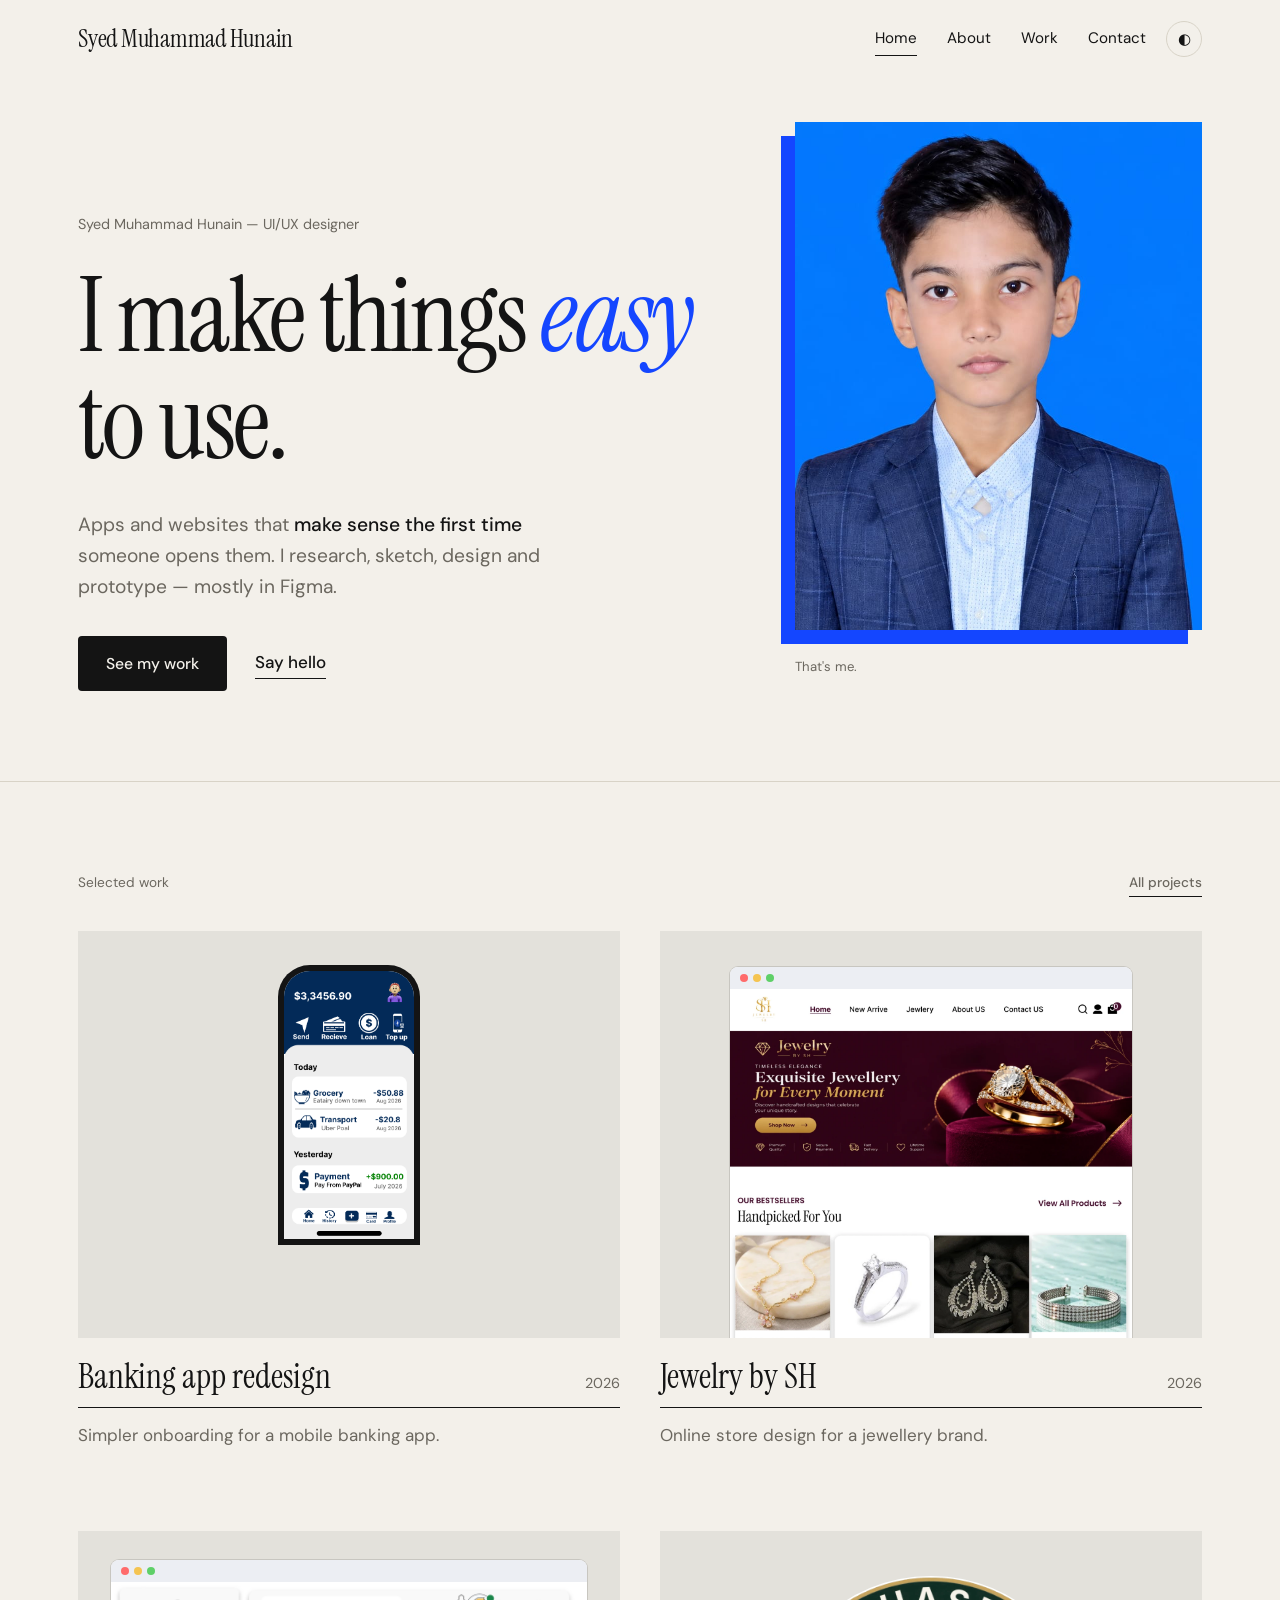
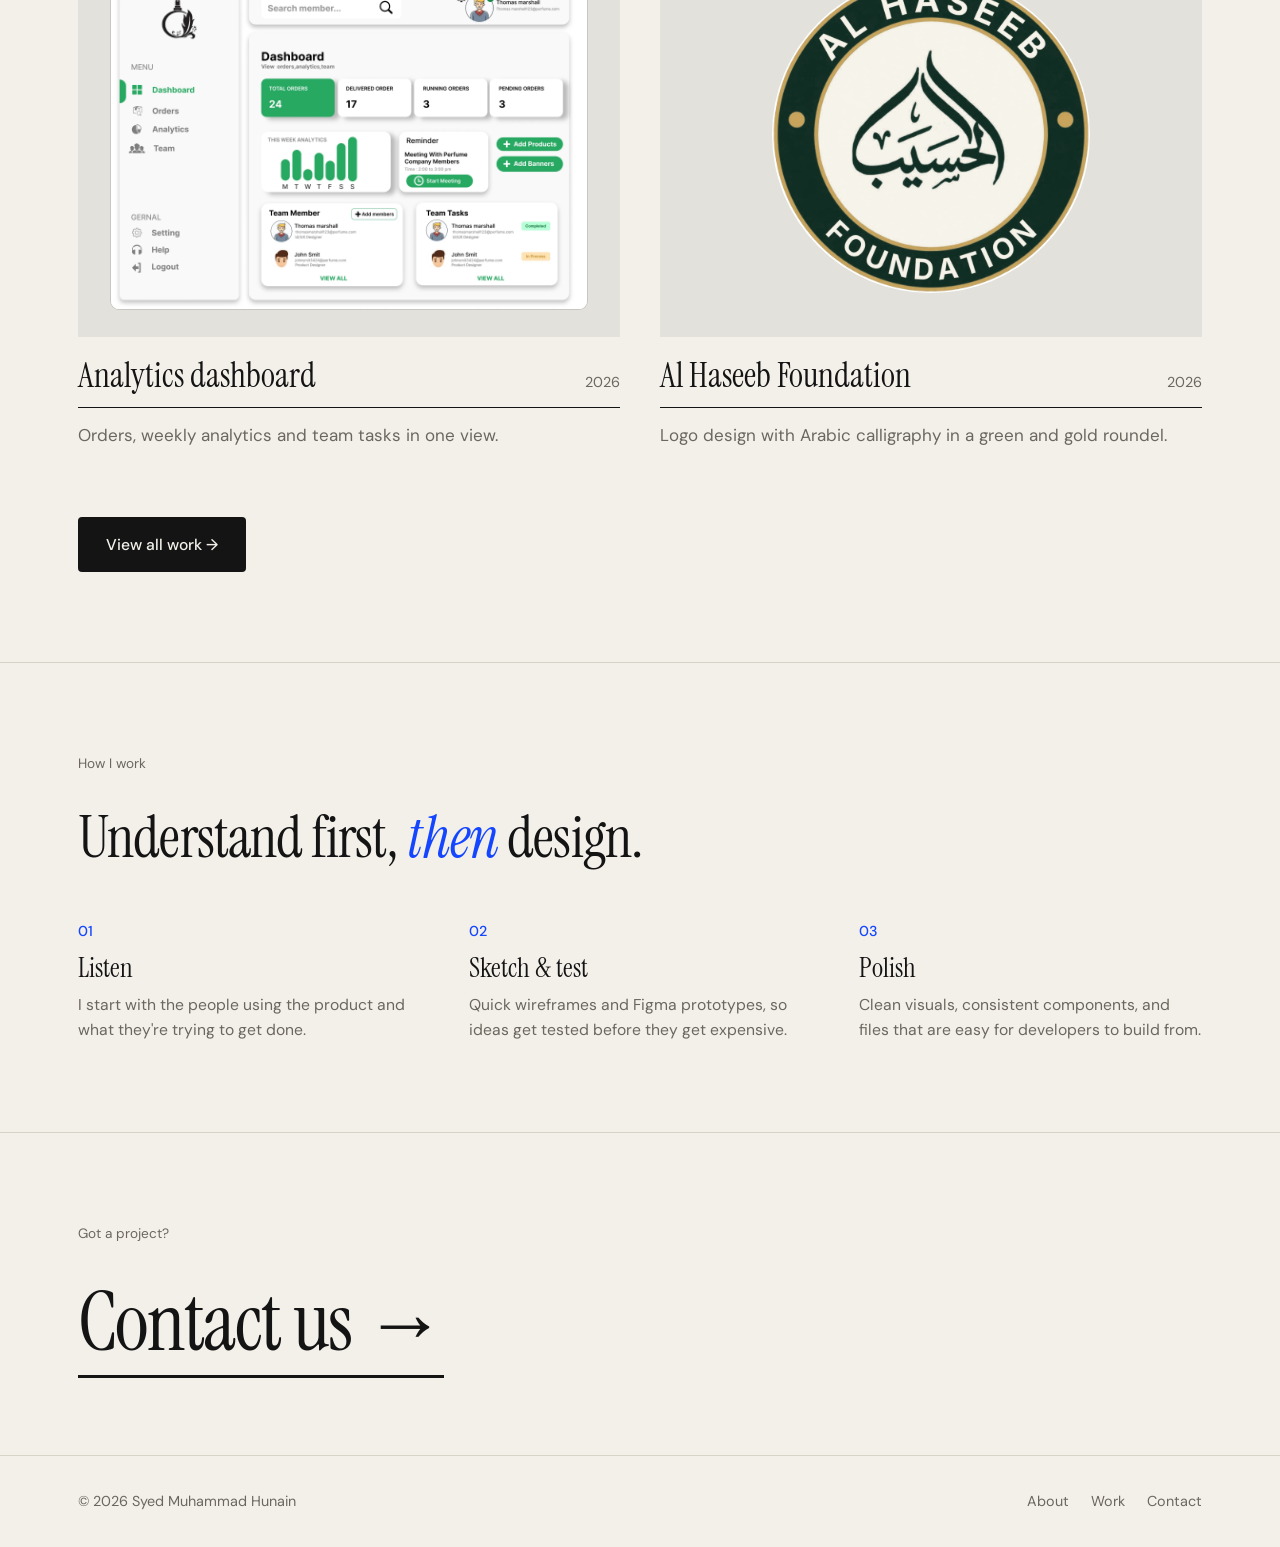
<file: index.html>
﻿<!doctype html>
<html lang="en">
<head>
  <meta charset="utf-8">
  <meta name="viewport" content="width=device-width, initial-scale=1">
  <title>Syed Muhammad Hunain — UI/UX Designer</title>
  <meta name="description" content="Syed Muhammad Hunain is a UI/UX designer making apps and websites that are easy to use.">
  <link rel="preconnect" href="https://fonts.googleapis.com">
  <link rel="preconnect" href="https://fonts.gstatic.com" crossorigin>
  <link href="https://fonts.googleapis.com/css2?family=DM+Sans:wght@400;500&family=Instrument+Serif:ital@0;1&display=swap" rel="stylesheet">
  <link rel="stylesheet" href="style.css">
</head>
<body>
  <header class="nav"><div class="wrap">
    <a class="logo" href="index.html">Syed Muhammad Hunain</a>
    <button class="menu-btn" aria-label="Toggle menu" aria-expanded="false">☰</button>
    <nav id="menu">
      <a href="index.html" class="active">Home</a>
      <a href="about.html">About</a>
      <a href="work.html">Work</a>
      <a href="contact.html">Contact</a>
    </nav>
    <button class="theme-btn" aria-label="Toggle dark mode">◐</button>
  </div></header>

  <main>
    <section class="hero">
      <div class="wrap">
        <div>
          <p class="kicker">Syed Muhammad Hunain — UI/UX designer</p>
          <h1>I make things <em>easy</em> to use.</h1>
          <p class="lead">Apps and websites that <strong>make sense the first time</strong> someone opens them. I research, sketch, design and prototype — mostly in Figma.</p>
          <div class="cta">
            <a class="btn" href="work.html">See my work</a>
            <a class="ulink" href="contact.html">Say hello</a>
          </div>
        </div>
        <figure class="photo">
          <img src="assets/profile.jpg" alt="Syed Muhammad Hunain" width="1572" height="1001">
          <figcaption>That's me.</figcaption>
        </figure>
      </div>
    </section>

    <section class="section">
      <div class="wrap">
        <div class="label"><span>Selected work</span><a class="ulink" href="work.html">All projects</a></div>
        <div class="tiles">
          <a class="tile" href="work.html" aria-label="See Banking app redesign on the Work page">
            <div class="art shot" style="--c:color-mix(in srgb,var(--ink) 7%,var(--bg))">
              <img src="assets/banking-app.png" alt="Banking app home screen" width="393" height="808">
            </div>
            <div class="info-row"><h3>Banking app redesign</h3><span>2026</span></div>
            <p class="desc">Simpler onboarding for a mobile banking app.</p>
          </a>
          <a class="tile" href="work.html" aria-label="See Jewelry by SH on the Work page">
            <div class="art web" style="--c:color-mix(in srgb,var(--ink) 7%,var(--bg))">
              <div class="frame"><span></span><img src="assets/online-store.webp" alt="Jewelry by SH online store homepage" width="1308" height="2000" loading="lazy"></div>
            </div>
            <div class="info-row"><h3>Jewelry by SH</h3><span>2026</span></div>
            <p class="desc">Online store design for a jewellery brand.</p>
          </a>
          <a class="tile" href="work.html" aria-label="See Analytics dashboard on the Work page">
            <div class="art web" style="--c:color-mix(in srgb,var(--ink) 7%,var(--bg))">
              <div class="frame wide"><span></span><img src="assets/dashboard.webp" alt="Admin analytics dashboard" width="2000" height="1370" loading="lazy"></div>
            </div>
            <div class="info-row"><h3>Analytics dashboard</h3><span>2026</span></div>
            <p class="desc">Orders, weekly analytics and team tasks in one view.</p>
          </a>
          <a class="tile" href="work.html" aria-label="See Al Haseeb Foundation on the Work page">
            <div class="art logo-art" style="--c:color-mix(in srgb,var(--ink) 7%,var(--bg))">
              <img src="assets/al-haseeb-logo.jpg" alt="Al Haseeb Foundation logo" width="1600" height="1600" loading="lazy">
            </div>
            <div class="info-row"><h3>Al Haseeb Foundation</h3><span>2026</span></div>
            <p class="desc">Logo design with Arabic calligraphy in a green and gold roundel.</p>
          </a>
        </div>
        <p style="margin-top:50px"><a class="btn" href="work.html">View all work →</a></p>
      </div>
    </section>

    <section class="section">
      <div class="wrap">
        <div class="label"><span>How I work</span></div>
        <h2>Understand first, <em>then</em> design.</h2>
        <div class="cols">
          <div><span class="n">01</span><h3>Listen</h3><p>I start with the people using the product and what they're trying to get done.</p></div>
          <div><span class="n">02</span><h3>Sketch &amp; test</h3><p>Quick wireframes and Figma prototypes, so ideas get tested before they get expensive.</p></div>
          <div><span class="n">03</span><h3>Polish</h3><p>Clean visuals, consistent components, and files that are easy for developers to build from.</p></div>
        </div>
      </div>
    </section>

    <section class="section">
      <div class="wrap">
        <div class="label"><span>Got a project?</span></div>
        <p class="big"><a href="contact.html">Contact us →</a></p>
      </div>
    </section>
  </main>

  <footer><div class="wrap">
    <span>© <span class="year"></span> Syed Muhammad Hunain</span>
    <div class="links"><a href="about.html">About</a><a href="work.html">Work</a><a href="contact.html">Contact</a></div>
  </div></footer>
  <script src="script.js"></script>
</body>
</html>
</file>
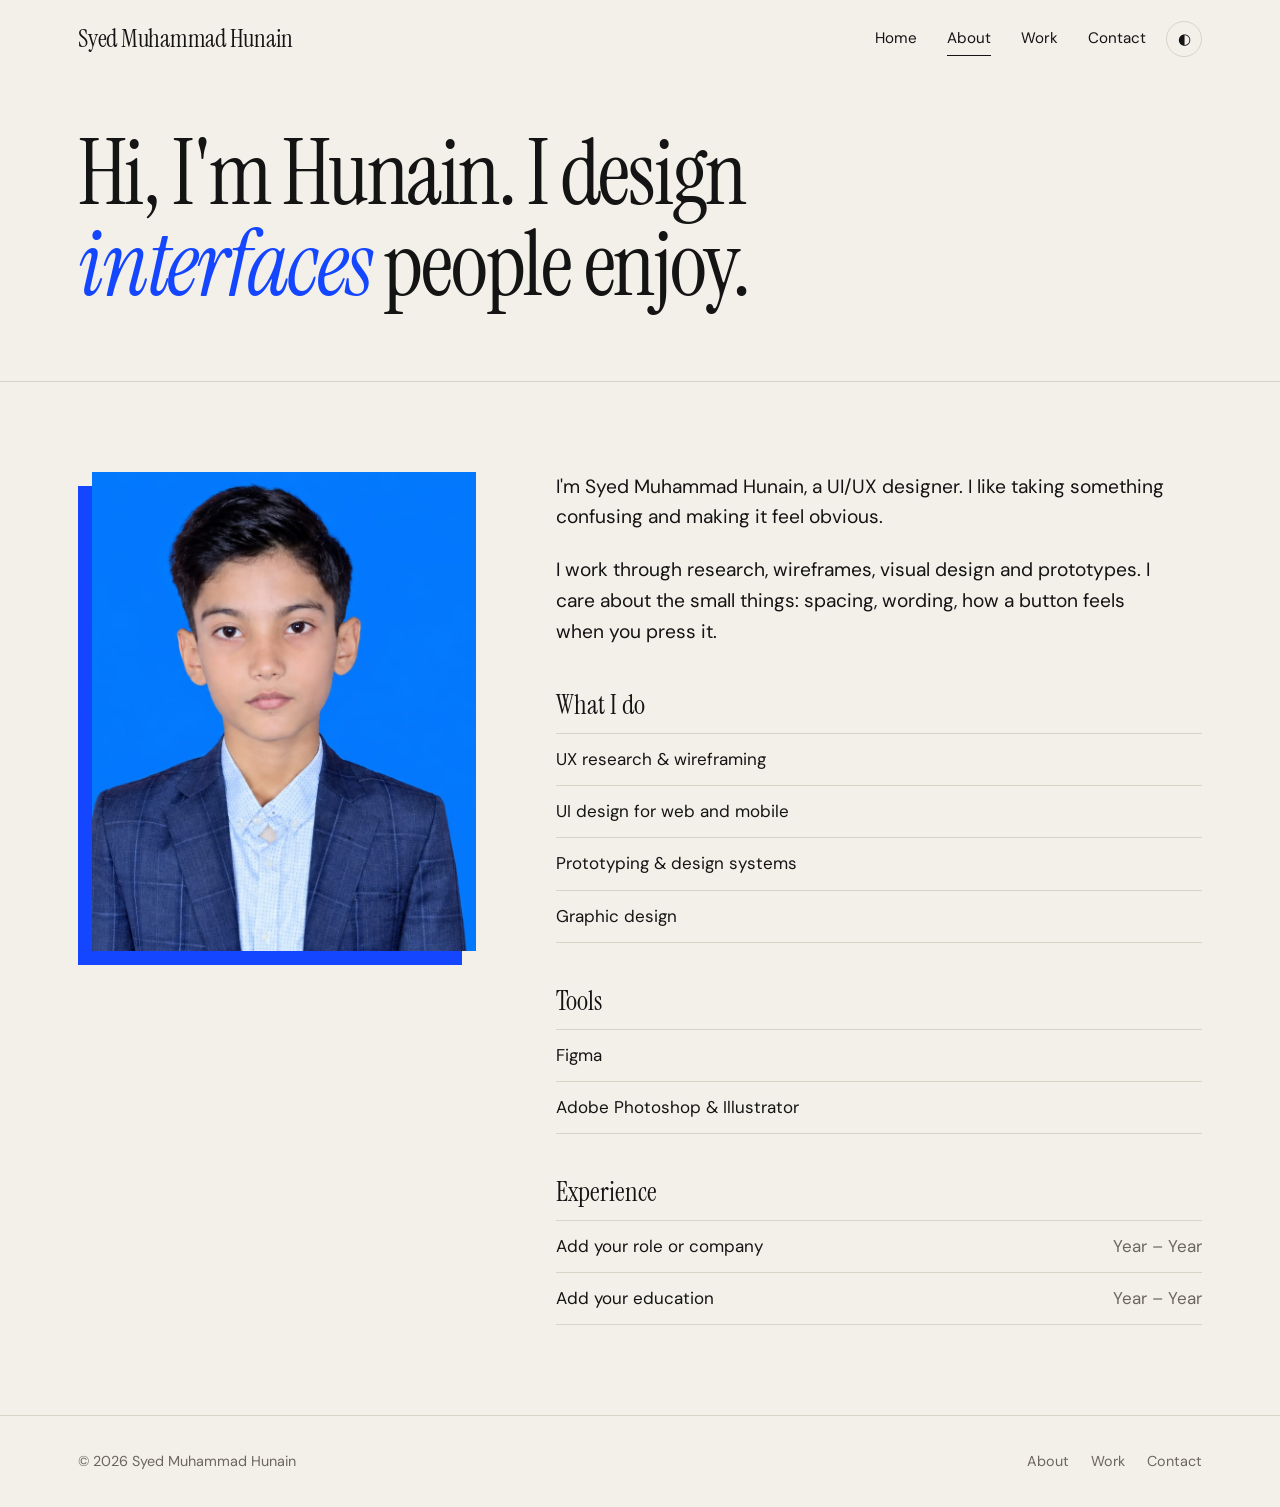
<file: about.html>
<!doctype html>
<html lang="en">
<head>
  <meta charset="utf-8">
  <meta name="viewport" content="width=device-width, initial-scale=1">
  <title>About — Syed Muhammad Hunain</title>
  <meta name="description" content="About Syed Muhammad Hunain, a UI/UX designer.">
  <link rel="preconnect" href="https://fonts.googleapis.com">
  <link rel="preconnect" href="https://fonts.gstatic.com" crossorigin>
  <link href="https://fonts.googleapis.com/css2?family=DM+Sans:wght@400;500&family=Instrument+Serif:ital@0;1&display=swap" rel="stylesheet">
  <link rel="stylesheet" href="style.css">
</head>
<body>
  <header class="nav"><div class="wrap">
    <a class="logo" href="index.html">Syed Muhammad Hunain</a>
    <button class="menu-btn" aria-label="Toggle menu" aria-expanded="false">☰</button>
    <nav id="menu">
      <a href="index.html">Home</a>
      <a href="about.html" class="active">About</a>
      <a href="work.html">Work</a>
      <a href="contact.html">Contact</a>
    </nav>
    <button class="theme-btn" aria-label="Toggle dark mode">◐</button>
  </div></header>

  <main>
    <section class="page-head"><div class="wrap">
      <h1>Hi, I'm Hunain. I design <em>interfaces</em> people enjoy.</h1>
    </div></section>

    <section class="section"><div class="wrap about-grid">
      <figure class="photo">
        <img src="assets/profile.jpg" alt="Syed Muhammad Hunain" width="1572" height="1001">
      </figure>
      <div class="about-text">
        <p>I'm Syed Muhammad Hunain, a UI/UX designer. I like taking something confusing and making it feel obvious.</p>
        <p>I work through research, wireframes, visual design and prototypes. I care about the small things: spacing, wording, how a button feels when you press it.</p>

        <h3>What I do</h3>
        <ul class="list">
          <li>UX research &amp; wireframing</li>
          <li>UI design for web and mobile</li>
          <li>Prototyping &amp; design systems</li>
          <li>Graphic design</li>
        </ul>

        <h3>Tools</h3>
        <ul class="list">
          <li>Figma</li>
          <li>Adobe Photoshop &amp; Illustrator</li>
        </ul>

        <h3>Experience</h3>
        <ul class="list">
          <li>Add your role or company <span>Year – Year</span></li>
          <li>Add your education <span>Year – Year</span></li>
        </ul>
      </div>
    </div></section>
  </main>

  <footer><div class="wrap">
    <span>© <span class="year"></span> Syed Muhammad Hunain</span>
    <div class="links"><a href="about.html">About</a><a href="work.html">Work</a><a href="contact.html">Contact</a></div>
  </div></footer>
  <script src="script.js"></script>
</body>
</html>
</file>
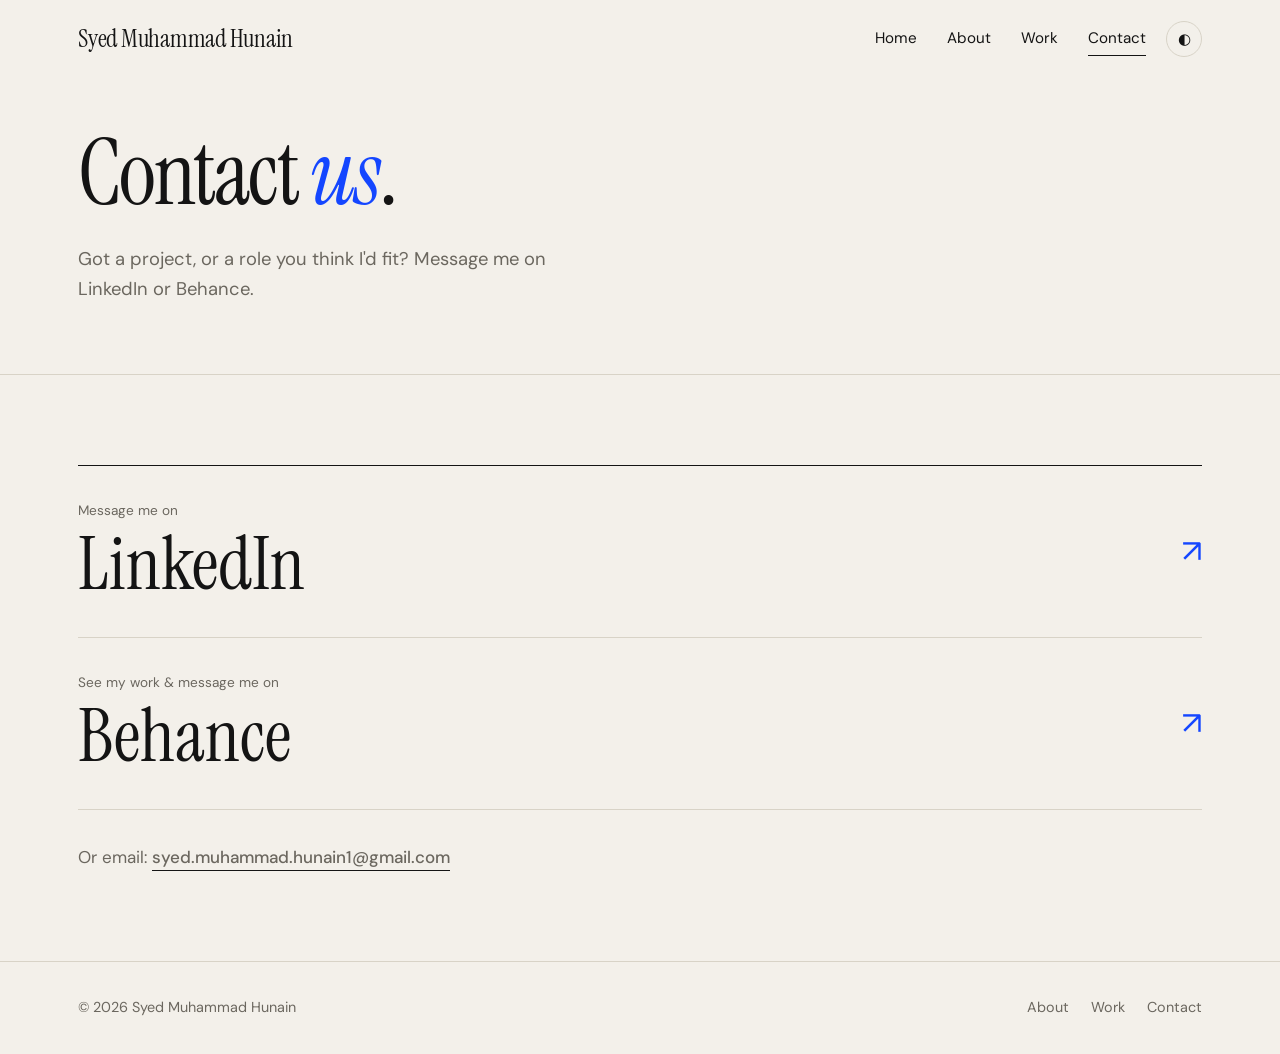
<file: contact.html>
﻿<!doctype html>
<html lang="en">
<head>
  <meta charset="utf-8">
  <meta name="viewport" content="width=device-width, initial-scale=1">
  <title>Contact — Syed Muhammad Hunain</title>
  <meta name="description" content="Get in touch with Syed Muhammad Hunain.">
  <link rel="preconnect" href="https://fonts.googleapis.com">
  <link rel="preconnect" href="https://fonts.gstatic.com" crossorigin>
  <link href="https://fonts.googleapis.com/css2?family=DM+Sans:wght@400;500&family=Instrument+Serif:ital@0;1&display=swap" rel="stylesheet">
  <link rel="stylesheet" href="style.css">
</head>
<body>
  <header class="nav"><div class="wrap">
    <a class="logo" href="index.html">Syed Muhammad Hunain</a>
    <button class="menu-btn" aria-label="Toggle menu" aria-expanded="false">☰</button>
    <nav id="menu">
      <a href="index.html">Home</a>
      <a href="about.html">About</a>
      <a href="work.html">Work</a>
      <a href="contact.html" class="active">Contact</a>
    </nav>
    <button class="theme-btn" aria-label="Toggle dark mode">◐</button>
  </div></header>

  <main>
    <section class="page-head"><div class="wrap">
      <h1>Contact <em>us</em>.</h1>
      <p>Got a project, or a role you think I'd fit? Message me on LinkedIn or Behance.</p>
    </div></section>

    <section class="section"><div class="wrap">
      <div class="socials">
        <a class="social" href="https://www.linkedin.com/thesyedhuna13d/" target="_blank" rel="noopener noreferrer"><small>Message me on</small><span>LinkedIn</span><i>↗</i></a>
        <a class="social" href="https://www.behance.net/thesyedhuna13d" target="_blank" rel="noopener noreferrer"><small>See my work &amp; message me on</small><span>Behance</span><i>↗</i></a>
      </div>
      <p class="mail-line">Or email: <a class="ulink" href="mailto:syed.muhammad.hunain1@gmail.com">syed.muhammad.hunain1@gmail.com</a></p>
    </div></section>
  </main>

  <footer><div class="wrap">
    <span>© <span class="year"></span> Syed Muhammad Hunain</span>
    <div class="links"><a href="about.html">About</a><a href="work.html">Work</a><a href="contact.html">Contact</a></div>
  </div></footer>
  <script src="script.js"></script>
</body>
</html>
</file>
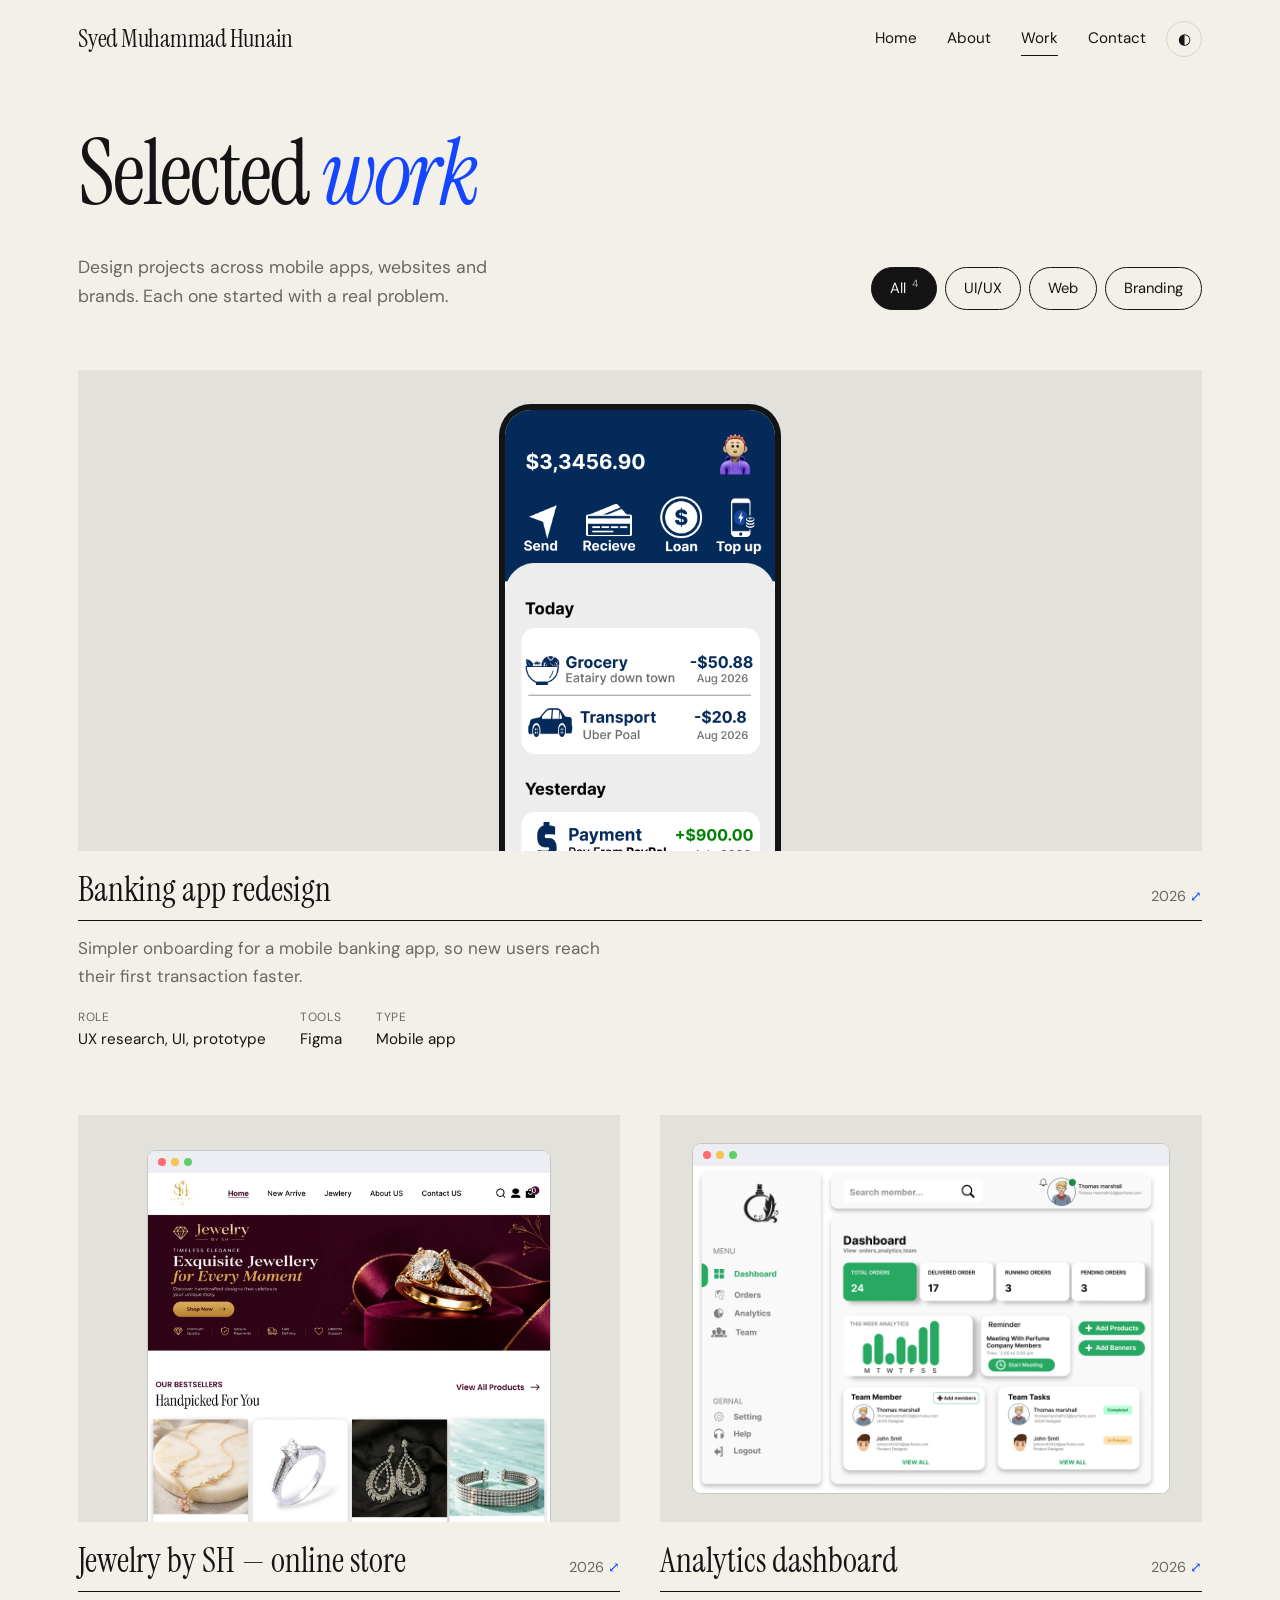
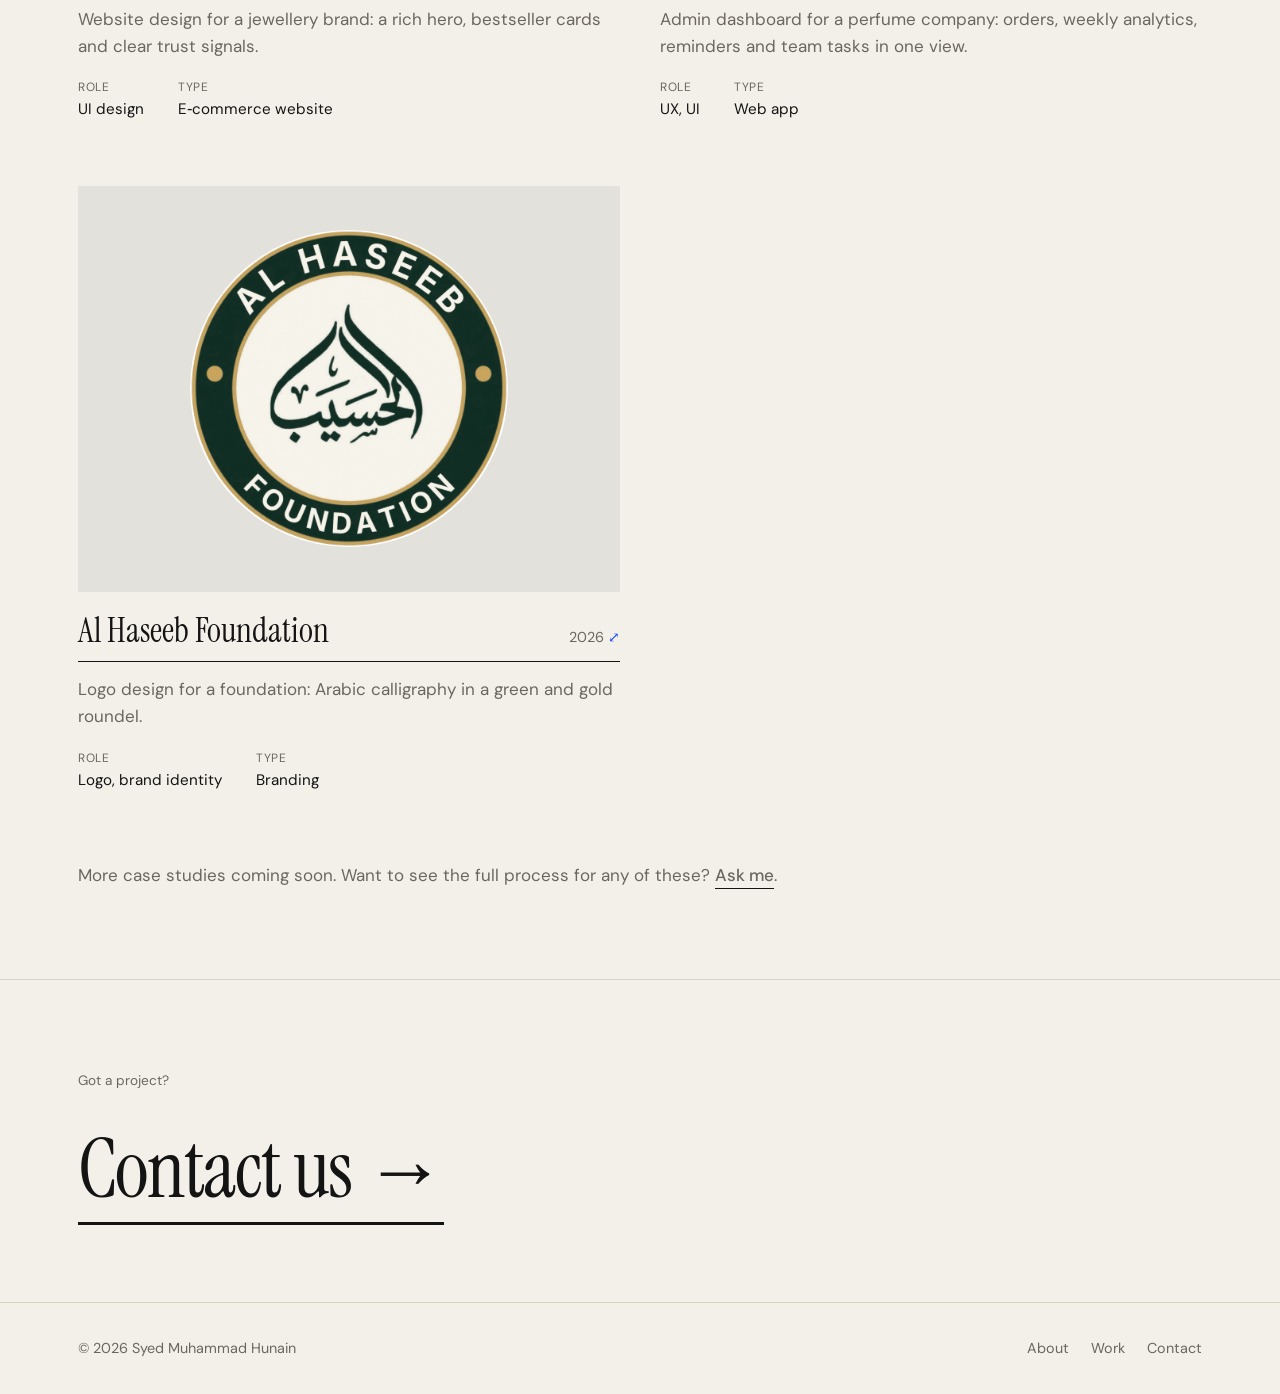
<file: work.html>
﻿<!doctype html>
<html lang="en">
<head>
  <meta charset="utf-8">
  <meta name="viewport" content="width=device-width, initial-scale=1">
  <title>Work — Syed Muhammad Hunain</title>
  <meta name="description" content="UI/UX and graphic design projects by Syed Muhammad Hunain.">
  <link rel="preconnect" href="https://fonts.googleapis.com">
  <link rel="preconnect" href="https://fonts.gstatic.com" crossorigin>
  <link href="https://fonts.googleapis.com/css2?family=DM+Sans:wght@400;500&family=Instrument+Serif:ital@0;1&display=swap" rel="stylesheet">
  <link rel="stylesheet" href="style.css">
</head>
<body>
  <header class="nav"><div class="wrap">
    <a class="logo" href="index.html">Syed Muhammad Hunain</a>
    <button class="menu-btn" aria-label="Toggle menu" aria-expanded="false">☰</button>
    <nav id="menu">
      <a href="index.html">Home</a>
      <a href="about.html">About</a>
      <a href="work.html" class="active">Work</a>
      <a href="contact.html">Contact</a>
    </nav>
    <button class="theme-btn" aria-label="Toggle dark mode">◐</button>
  </div></header>

  <main>
    <section class="page-head work-head"><div class="wrap">
      <h1>Selected <em>work</em></h1>
      <div class="work-meta">
        <p>Design projects across mobile apps, websites and brands. Each one started with a real problem.</p>
        <div class="filters" role="tablist" aria-label="Filter projects">
          <button class="on" data-f="all">All <sup id="count-all">4</sup></button>
          <button data-f="uiux">UI/UX</button>
          <button data-f="web">Web</button>
          <button data-f="brand">Branding</button>
        </div>
      </div>
    </div></section>

    <section class="work-list"><div class="wrap">
      <div class="tiles">

        <a class="tile feature" data-cat="uiux" href="assets/banking-app.png" data-full="assets/banking-app.png" data-title="Banking app redesign" aria-label="Open Banking app redesign full image">
          <div class="art shot" style="--c:color-mix(in srgb,var(--ink) 7%,var(--bg))">
            <img src="assets/banking-app.png" alt="Banking app home screen showing balance, quick actions and recent transactions" width="393" height="808">
          </div>
          <div class="info-row"><h3>Banking app redesign</h3><span>2026</span></div>
          <p class="desc">Simpler onboarding for a mobile banking app, so new users reach their first transaction faster.</p>
          <dl class="facts"><div><dt>Role</dt><dd>UX research, UI, prototype</dd></div><div><dt>Tools</dt><dd>Figma</dd></div><div><dt>Type</dt><dd>Mobile app</dd></div></dl>
        </a>

        <a class="tile" data-cat="web uiux" href="assets/online-store.webp" data-full="assets/online-store.webp" data-title="Jewelry by SH — online store" aria-label="Open Jewelry by SH full design">
          <div class="art web" style="--c:color-mix(in srgb,var(--ink) 7%,var(--bg))">
            <div class="frame">
              <span></span>
              <img src="assets/online-store.webp" alt="Jewelry by SH online store homepage with hero banner, bestsellers and footer" width="1308" height="2000" loading="lazy">
            </div>
          </div>
          <div class="info-row"><h3>Jewelry by SH — online store</h3><span>2026</span></div>
          <p class="desc">Website design for a jewellery brand: a rich hero, bestseller cards and clear trust signals.</p>
          <dl class="facts"><div><dt>Role</dt><dd>UI design</dd></div><div><dt>Type</dt><dd>E‑commerce website</dd></div></dl>
        </a>

        <a class="tile" data-cat="uiux web" href="assets/dashboard.webp" data-full="assets/dashboard.webp" data-title="Analytics dashboard" aria-label="Open Analytics dashboard full image">
          <div class="art web" style="--c:color-mix(in srgb,var(--ink) 7%,var(--bg))">
            <div class="frame wide">
              <span></span>
              <img src="assets/dashboard.webp" alt="Admin dashboard with order stats, weekly analytics chart, reminders, team members and tasks" width="2000" height="1370" loading="lazy">
            </div>
          </div>
          <div class="info-row"><h3>Analytics dashboard</h3><span>2026</span></div>
          <p class="desc">Admin dashboard for a perfume company: orders, weekly analytics, reminders and team tasks in one view.</p>
          <dl class="facts"><div><dt>Role</dt><dd>UX, UI</dd></div><div><dt>Type</dt><dd>Web app</dd></div></dl>
        </a>

        <a class="tile" data-cat="brand" href="assets/al-haseeb-logo.jpg" data-full="assets/al-haseeb-logo.jpg" data-fit="1" data-title="Al Haseeb Foundation — logo" aria-label="Open Al Haseeb Foundation logo full image">
          <div class="art logo-art" style="--c:color-mix(in srgb,var(--ink) 7%,var(--bg))">
            <img src="assets/al-haseeb-logo.jpg" alt="Al Haseeb Foundation logo: green and gold roundel with Arabic calligraphy" width="1600" height="1600" loading="lazy">
          </div>
          <div class="info-row"><h3>Al Haseeb Foundation</h3><span>2026</span></div>
          <p class="desc">Logo design for a foundation: Arabic calligraphy in a green and gold roundel.</p>
          <dl class="facts"><div><dt>Role</dt><dd>Logo, brand identity</dd></div><div><dt>Type</dt><dd>Branding</dd></div></dl>
        </a>

      </div>
      <p class="empty" hidden>No projects in this category yet.</p>
      <p class="note">More case studies coming soon. Want to see the full process for any of these? <a class="ulink" href="contact.html">Ask me</a>.</p>
    </div></section>

    <section class="section"><div class="wrap">
      <div class="label"><span>Got a project?</span></div>
      <p class="big"><a href="contact.html">Contact us →</a></p>
    </div></section>
  </main>

  <footer><div class="wrap">
    <span>© <span class="year"></span> Syed Muhammad Hunain</span>
    <div class="links"><a href="about.html">About</a><a href="work.html">Work</a><a href="contact.html">Contact</a></div>
  </div></footer>
  <script src="script.js"></script>
</body>
</html>
</file>
<file: style.css>
﻿:root{
  --bg:#f3f0ea; --ink:#141414; --muted:#6b675f; --line:#d8d3c7; --accent:#1446ff; --on-accent:#fff;
}
[data-theme="dark"]{
  --bg:#121212; --ink:#f1eee8; --muted:#a09b90; --line:#2c2a26; --accent:#7b97ff; --on-accent:#0b0b0b;
}
*{box-sizing:border-box;margin:0;padding:0}
html{scroll-behavior:smooth}
body{font-family:"DM Sans",system-ui,sans-serif;background:var(--bg);color:var(--ink);line-height:1.6;font-size:17px;transition:background .25s,color .25s}
h1,h2,h3,.logo{font-family:"Instrument Serif",Georgia,serif;font-weight:400;line-height:1.02}
a{color:inherit;text-decoration:none}
img{display:block;max-width:100%}
.wrap{max-width:1180px;margin:0 auto;padding:0 28px}
em{font-style:italic;color:var(--accent)}

/* Header */
.nav .wrap{display:flex;align-items:center;gap:20px;height:78px}
.logo{font-size:1.55rem;letter-spacing:-.01em}
nav{display:flex;align-items:center;gap:30px;margin-left:auto}
nav a{font-size:.95rem;padding:4px 0;border-bottom:1.5px solid transparent}
nav a:hover,nav a.active{border-color:var(--ink)}
.theme-btn,.menu-btn{background:none;border:1px solid var(--line);color:var(--ink);width:36px;height:36px;border-radius:50%;cursor:pointer;font-size:.95rem;flex:none}
.menu-btn{display:none}

/* Hero */
.hero{padding:44px 0 90px}
.hero .wrap{display:grid;grid-template-columns:minmax(0,1.5fr) minmax(0,1fr);gap:72px;align-items:end}
.kicker{font-size:.9rem;color:var(--muted);margin-bottom:26px}
h1{font-size:clamp(3.2rem,8.2vw,7rem);letter-spacing:-.025em}
.lead{font-size:1.2rem;max-width:480px;margin:34px 0 34px;color:var(--muted)}
.lead strong{color:var(--ink);font-weight:500}
.cta{display:flex;gap:28px;align-items:center;flex-wrap:wrap}
.btn{display:inline-block;background:var(--ink);color:var(--bg);padding:15px 28px;border-radius:4px;font-weight:500;font-size:.98rem;border:0;cursor:pointer;font-family:inherit;transition:background .2s}
.btn:hover{background:var(--accent);color:var(--on-accent)}
.ulink{border-bottom:1.5px solid var(--ink);padding-bottom:2px;font-weight:500}
.ulink:hover{color:var(--accent);border-color:var(--accent)}

.photo{position:relative;margin:0 0 14px 14px}
.photo::before{content:"";position:absolute;left:-14px;top:14px;width:100%;aspect-ratio:4/5;background:var(--accent);z-index:0}
.photo img{position:relative;z-index:1;width:100%;height:auto;aspect-ratio:4/5;object-fit:cover;object-position:50% 15%}
.photo figcaption{position:relative;z-index:1;font-size:.82rem;color:var(--muted);margin-top:26px}

/* Sections */
.section{padding:90px 0;border-top:1px solid var(--line)}
.label{font-size:.85rem;color:var(--muted);margin-bottom:34px;display:flex;justify-content:space-between;gap:20px}
h2{font-size:clamp(2.2rem,4.6vw,3.6rem);letter-spacing:-.015em}

/* Work list */
.rows{border-top:1px solid var(--ink)}
.row{display:grid;grid-template-columns:70px 1.4fr 1.4fr 90px;gap:24px;align-items:baseline;padding:30px 0;border-bottom:1px solid var(--line);transition:padding .25s,background .25s}
.row:hover{padding-left:14px;background:color-mix(in srgb,var(--accent) 7%,transparent)}
.row .n{color:var(--muted);font-size:.9rem}
.row h3{font-size:2rem}
.row p{color:var(--muted);font-size:.98rem}
.row .y{text-align:right;color:var(--muted);font-size:.9rem}

/* How I work */
.cols{display:grid;grid-template-columns:repeat(3,minmax(0,1fr));gap:48px;margin-top:50px}
.cols h3{font-size:1.7rem;margin:10px 0 10px}
.cols p{color:var(--muted);font-size:.98rem}
.cols .n{color:var(--accent);font-size:.9rem;font-weight:500}

/* Big contact line */
.big{font-family:"Instrument Serif",serif;font-size:clamp(2rem,6.4vw,5.4rem);line-height:1.05;letter-spacing:-.02em;word-break:break-word}
.big a{border-bottom:3px solid var(--ink)}
.big a:hover{color:var(--accent);border-color:var(--accent)}

/* Inner pages */
.page-head{padding:50px 0 70px}
.page-head h1{font-size:clamp(3rem,7vw,5.8rem);max-width:900px}
.page-head p{max-width:520px;margin-top:26px;color:var(--muted);font-size:1.15rem}

.about-grid{display:grid;grid-template-columns:minmax(0,.8fr) minmax(0,1.3fr);gap:80px;align-items:start}
.about-text p{font-size:1.2rem;margin-bottom:22px;max-width:620px}
.about-text h3{font-size:1.7rem;margin:44px 0 14px}
.list{list-style:none;border-top:1px solid var(--line)}
.list li{padding:12px 0;border-bottom:1px solid var(--line);display:flex;justify-content:space-between;gap:16px}
.list li span{color:var(--muted)}

.contact-grid{display:grid;grid-template-columns:minmax(0,1fr) minmax(0,1.2fr);gap:80px}
.info a{display:block;padding:18px 0;border-bottom:1px solid var(--line)}
.info a:first-child{border-top:1px solid var(--ink)}
.info small{display:block;color:var(--muted);font-size:.8rem}
.info a:hover{color:var(--accent)}
form{display:grid;gap:26px}
label{font-size:.88rem;color:var(--muted);display:grid;gap:4px}
input,textarea{font:inherit;font-size:1.05rem;color:var(--ink);background:transparent;border:0;border-bottom:1px solid var(--ink);padding:10px 0;width:100%;border-radius:0}
input:focus,textarea:focus{outline:0;border-color:var(--accent)}
textarea{min-height:120px;resize:vertical}
form .btn{justify-self:start}

footer{border-top:1px solid var(--line);padding:34px 0;color:var(--muted);font-size:.9rem}
footer .wrap{display:flex;justify-content:space-between;gap:16px;flex-wrap:wrap}
footer a:hover{color:var(--ink)}
footer .links{display:flex;gap:22px}

@media(max-width:860px){
  body{font-size:16px}
  .menu-btn{display:block;margin-left:auto}
  nav{display:none;position:absolute;top:78px;left:0;right:0;flex-direction:column;align-items:flex-start;gap:14px;padding:20px 28px 26px;background:var(--bg);border-bottom:1px solid var(--line);margin:0;z-index:5}
  nav.open{display:flex}
  .nav{position:relative}
  .hero{padding:20px 0 60px}
  .hero .wrap,.about-grid,.contact-grid{grid-template-columns:minmax(0,1fr);gap:56px}
  .photo{order:-1;max-width:300px}
  .section{padding:64px 0}
  .row{grid-template-columns:36px 1fr;gap:6px 14px;padding:24px 0}
  .row p,.row .y{grid-column:2;text-align:left}
  .row h3{font-size:1.7rem}
  .cols{grid-template-columns:1fr;gap:36px}
}

/* ===== Work page ===== */
.work-head{padding-bottom:40px}
.work-meta{display:flex;justify-content:space-between;align-items:end;gap:32px;margin-top:34px;flex-wrap:wrap}
.work-meta p{max-width:440px;color:var(--muted);margin:0;font-size:1.1rem}
.filters{display:flex;gap:8px;flex-wrap:wrap}
.filters button{font:inherit;font-size:.92rem;background:none;color:var(--ink);border:1px solid var(--ink);border-radius:999px;padding:8px 18px;cursor:pointer;transition:.2s}
.filters button:hover{background:color-mix(in srgb,var(--ink) 8%,transparent)}
.filters button.on{background:var(--ink);color:var(--bg)}
.filters sup{font-size:.65rem;margin-left:2px;opacity:.7}

.work-list{padding:20px 0 90px}
.tiles{display:grid;grid-template-columns:repeat(2,minmax(0,1fr));gap:64px 40px}
.tile{display:block}
.tile.feature{grid-column:1/-1}
.tile[hidden]{display:none}
.art{position:relative;background:var(--c);aspect-ratio:4/3;overflow:hidden;display:flex;align-items:center;justify-content:center;transition:transform .35s}
.tile.feature .art{aspect-ratio:21/9;gap:6%}
.tile:hover .art{transform:scale(.985)}
.info-row{display:flex;justify-content:space-between;align-items:baseline;gap:16px;margin-top:22px;padding-bottom:12px;border-bottom:1px solid var(--ink)}
.info-row h3{font-size:2.1rem}
.info-row span{color:var(--muted);font-size:.9rem}
.tile:hover .info-row h3{color:var(--accent)}
.desc{margin:14px 0 18px;color:var(--muted);max-width:560px}
.facts{display:flex;gap:34px;flex-wrap:wrap}
.facts dt{font-size:.75rem;color:var(--muted);text-transform:uppercase;letter-spacing:.06em}
.facts dd{font-size:.95rem}
.note{margin-top:70px;color:var(--muted)}
.empty{margin-top:40px;color:var(--muted)}

/* flat mock-ups drawn in CSS */
.mock{background:#fff;box-shadow:0 0 0 1px rgba(0,0,0,.08);position:relative}
.mock i{display:block;height:10px;background:#d9dde6;margin:14px 14px 0;border-radius:2px}
.mock i.s{width:55%}
.mock b{display:block;height:26px;margin:18px 14px 0;background:var(--c,#141414);border-radius:4px}
.phone{flex:none;width:clamp(110px,13vw,170px);aspect-ratio:9/18;border-radius:22px;padding-top:36px;border:5px solid #141414}
.phone.b{margin-top:60px}
.tile:not(.feature) .phone{width:34%;max-width:170px}
.browser{flex:none;width:72%;aspect-ratio:16/10;border-radius:8px;overflow:hidden;padding-top:30px}
.browser span{position:absolute;left:0;right:0;top:0;height:22px;background:#eceef3}
.browser span::before{content:"";position:absolute;left:10px;top:7px;width:8px;height:8px;border-radius:50%;background:#ff6b6b;box-shadow:13px 0 #f5c451,26px 0 #5fd068}
.browser b{background:#141414;width:35%}
.dash b{display:inline-block;width:28%;height:60px;margin:18px 0 0 14px;background:#141414}
.dash b+b{background:#bfc5d2}
.logo-mock{background:none;box-shadow:none;font-family:"Instrument Serif",serif;font-size:min(14vw,9rem);color:var(--ink);line-height:1;border:3px solid var(--ink);width:1.5em;height:1.5em;display:grid;place-items:center;border-radius:50%}

@media(max-width:860px){
  .tiles{grid-template-columns:minmax(0,1fr);gap:52px}
  .tile.feature .art{aspect-ratio:4/3;gap:4%}
  .work-meta{align-items:start}
}

/* real screenshot inside the featured tile */
.art.shot{align-items:flex-start;padding-top:40px}
.art.shot img{width:min(24%,300px);height:auto;border-radius:26px 26px 0 0;box-shadow:0 0 0 6px #141414;margin-bottom:-60%}
@media(max-width:860px){.art.shot img{width:52%}}

/* real website screenshot in a browser frame */
.art.web{align-items:flex-start;padding-top:36px}
.frame{position:relative;width:74%;background:#fff;border-radius:8px 8px 0 0;overflow:hidden;box-shadow:0 0 0 1px rgba(0,0,0,.12);padding-top:22px;margin-bottom:-60%}
.frame span{position:absolute;left:0;right:0;top:0;height:22px;background:#eceef3;z-index:1}
.frame span::before{content:"";position:absolute;left:10px;top:7px;width:8px;height:8px;border-radius:50%;background:#ff6b6b;box-shadow:13px 0 #f5c451,26px 0 #5fd068}
.frame img{width:100%;height:auto}

/* click-to-open full image */
.tile[data-full]{cursor:zoom-in}
.tile.static{cursor:default}
.tile.static:hover .art{transform:none}
.tile.static:hover .info-row h3{color:inherit}
.tile[data-full] .info-row span::after{content:"  ⤢";color:var(--accent)}
.lightbox{position:fixed;inset:0;z-index:100;background:rgba(10,10,10,.94);overflow-y:auto;padding:70px 20px 50px;display:none;-webkit-overflow-scrolling:touch}
.lightbox.open{display:block}
.lightbox img{display:block;margin:0 auto;width:auto;max-width:min(100%,1100px);height:auto;box-shadow:0 20px 60px rgba(0,0,0,.5)}
.lightbox .lb-title{color:#f1eee8;text-align:center;font-family:"Instrument Serif",serif;font-size:1.6rem;margin:0 0 22px}
.lightbox .lb-close{position:fixed;top:16px;right:20px;width:44px;height:44px;border-radius:50%;border:1px solid #f1eee8;background:rgba(10,10,10,.6);color:#f1eee8;font-size:1.4rem;cursor:pointer;line-height:1}
.lightbox .lb-close:hover{background:#f1eee8;color:#141414}
body.lb-lock{overflow:hidden}

.art.web:has(.frame.wide){align-items:center;padding-top:0}
.frame.wide{width:88%;margin-bottom:0;border-radius:8px}

.art.logo-art img{height:78%;width:auto;aspect-ratio:1;border-radius:50%;object-fit:cover}

/* contact: social links */
.socials{border-top:1px solid var(--ink)}
.social{display:grid;grid-template-columns:1fr auto;align-items:center;gap:4px 20px;padding:34px 0;border-bottom:1px solid var(--line);transition:padding .25s,background .25s}
.social small{grid-column:1;color:var(--muted);font-size:.85rem}
.social span{grid-column:1;font-family:"Instrument Serif",serif;font-size:clamp(2.4rem,7vw,4.6rem);line-height:1.05}
.social i{grid-column:2;grid-row:1/3;font-style:normal;font-size:2rem;color:var(--accent);transition:transform .25s}
.social:hover{padding-left:14px;background:color-mix(in srgb,var(--accent) 7%,transparent)}
.social:hover span{color:var(--accent)}
.social:hover i{transform:translate(4px,-4px)}
.mail-line{margin-top:34px;color:var(--muted)}
</file>
